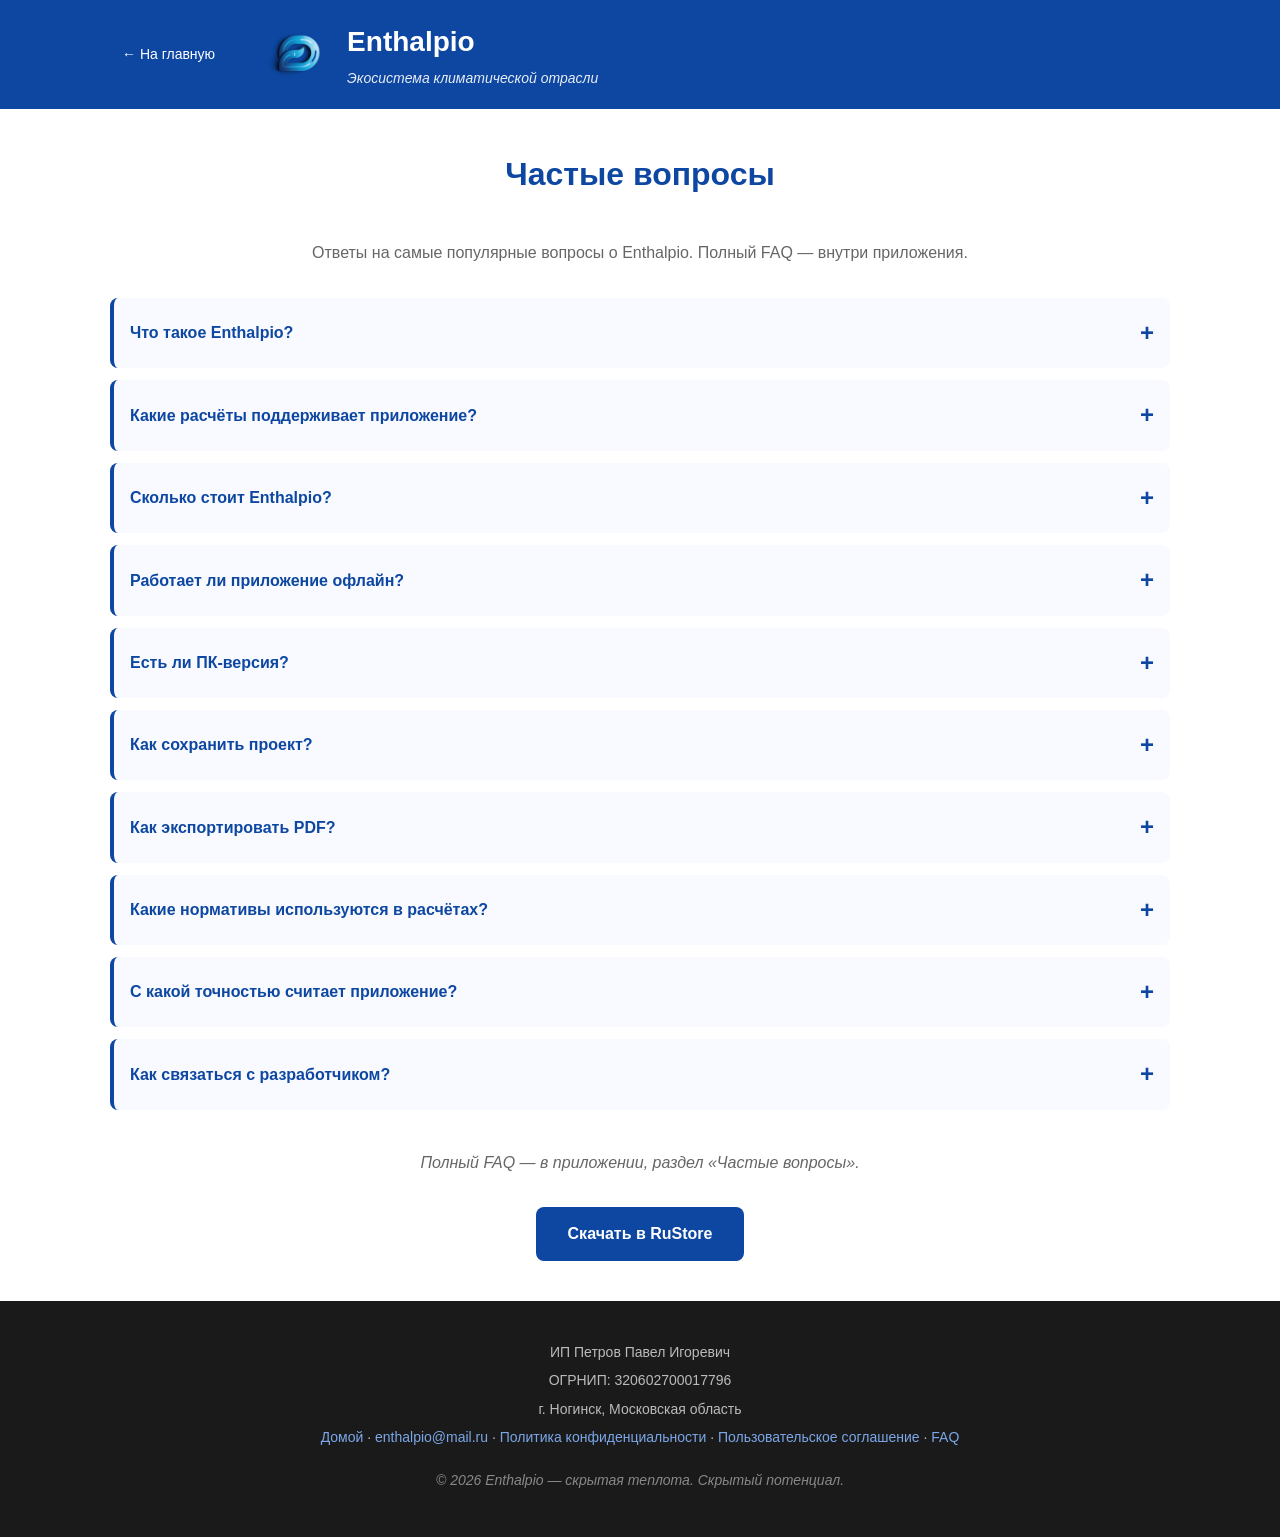
<file: faq.html>
<!DOCTYPE html>
<html lang="ru">
<head>
    <meta charset="UTF-8">
    <meta name="viewport" content="width=device-width, initial-scale=1.0">
    <title>Частые вопросы — Enthalpio</title>
    <link rel="stylesheet" href="style.css">
    <style>
        details {
            background: #f8faff;
            border-left: 4px solid #0D47A1;
            border-radius: 8px;
            margin-bottom: 12px;
            padding: 16px;
            cursor: pointer;
            transition: all 0.2s;
        }
        
        details[open] {
            background: #eef3fb;
        }
        
        details:hover {
            background: #f0f4f8;
        }
        
        summary {
            font-weight: 600;
            font-size: 16px;
            color: #0D47A1;
            list-style: none;
            display: flex;
            justify-content: space-between;
            align-items: center;
        }
        
        summary::-webkit-details-marker {
            display: none;
        }
        
        summary::after {
            content: '+';
            font-size: 24px;
            color: #0D47A1;
            transition: transform 0.2s;
        }
        
        details[open] summary::after {
            content: '−';
        }
        
        details p {
            margin-top: 12px;
            color: #555;
            line-height: 1.7;
        }
        
        details strong {
            color: #212121;
        }

        .back-home-faq {
            color: white;
            text-decoration: none;
            font-size: 14px;
            margin-right: 20px;
            font-weight: 500;
            padding: 6px 12px;
            border-radius: 6px;
            transition: background 0.2s;
            display: inline-block;
        }

        .back-home-faq:hover {
            background: rgba(255, 255, 255, 0.15);
        }
    </style>
</head>
<body>
    <header>
        <div class="container">
            <div class="header-content">
                <a href="index.html" class="back-home-faq">← На главную</a>
                <img src="logo.png" alt="Enthalpio" class="logo">
                <div>
                    <h1>Enthalpio</h1>
                    <p class="tagline">Экосистема климатической отрасли</p>
                </div>
            </div>
        </div>
    </header>

    <main>
        <section class="features" style="padding: 40px 0;">
            <div class="container">
                <h2>Частые вопросы</h2>
                <p style="text-align: center; color: #666; margin-bottom: 32px;">
                    Ответы на самые популярные вопросы о Enthalpio.
                    Полный FAQ — внутри приложения.
                </p>

                <details>
                    <summary>Что такое Enthalpio?</summary>
                    <p>
                        <strong>Enthalpio</strong> — отечественный инженерный 
                        комплекс для сквозного проектирования, расчёта и подбора 
                        оборудования климатических систем.
                    </p>
                    <p>
                        Разработан практикующими инженерами с 15-летним опытом 
                        для специалистов ОВиК, ГИП, проектировщиков и монтажников.
                    </p>
                    <p>
                        Название происходит от <strong>энтальпии</strong> — 
                        термодинамической функции, используемой в расчёте 
                        влажного воздуха.
                    </p>
                </details>

                <details>
                    <summary>Какие расчёты поддерживает приложение?</summary>
                    <p>Полный набор инженерных расчётов — <strong>7 модулей</strong>:</p>
                    <p>
                        <strong>🔹 М1–М3. Холодильное оборудование:</strong><br>
                        • Теплопритоки Q1–Q6 (трёхэтапная модель продукта)<br>
                        • Холодопроизводительность: СТ / НТ / Шоковая заморозка<br>
                        • Фреонопровод: диаметры, скорости, ΔP, маслопетли<br>
                        • КИПиА: 8 ключевых позиций (ТРВ, соленоиды, ресиверы и др.)
                    </p>
                    <p>
                        <strong>🔹 М4. Вентиляция:</strong><br>
                        • Воздухообмен по 4 критериям<br>
                        • Мощности нагрева (с рекуперацией) и охлаждения<br>
                        • Воздуховоды и подбор вентилятора<br>
                        • Кухни и рестораны (СП 60.13330.2020)<br>
                        • DX-приточка: подбор ККБ
                    </p>
                    <p>
                        <strong>🔹 М5. Кондиционирование:</strong><br>
                        • Нагрузки лето / зима<br>
                        • Подбор по BTU-индексу<br>
                        • Электрика: ток, кабель, автомат (ПУЭ)<br>
                        • Трубопроводы, дренаж
                    </p>
                    <p>
                        <strong>🔹 М6. Серверные / ЦОД:</strong><br>
                        • Теплопритоки от IT-оборудования<br>
                        • Подбор CRAC с учётом класса Tier (I–IV)<br>
                        • Коридорная схема (холодный / горячий коридор)
                    </p>
                    <p>
                        <strong>🔹 М7. Чиллеры:</strong><br>
                        • Comfort (кондиционирование) и Process (охлаждение оборудования)<br>
                        • Прецизионные пресеты T_воды (от −30 до +20 °C)<br>
                        • EER, гидравлика контура, насосы, расширительный бак
                    </p>
                </details>

                <details>
                    <summary>Сколько стоит Enthalpio?</summary>
                    <p>
                        <strong>5 дней бесплатно — все функции Premium.</strong> 
                        После окончания пробного периода:
                    </p>
                    <p>
                        <strong>БЕСПЛАТНО НАВСЕГДА:</strong><br>
                        • Все расчёты М1–М7 — полные<br>
                        • Сохранение 3 проектов<br>
                        • PDF с водяным знаком<br>
                        • Сводные результаты<br>
                        • Тёмная тема, настройки единиц<br>
                        • 100% offline
                    </p>
                    <p>
                        <strong>ПОДПИСКА «ИНЖЕНЕР»:</strong><br>
                        • 490 ₽ / месяц<br>
                        • 3 990 ₽ / год (экономия 32%)<br>
                        • Безлимит проектов<br>
                        • PDF без водяного знака<br>
                        • Excel-экспорт (v1.2)<br>
                        • Приоритетная поддержка
                    </p>
                    <p>
                        <strong>Для корпоративных клиентов и пользователей 
                        Windows-версии</strong> — оплата по безналичному расчёту 
                        (прямой счёт для юрлиц и ИП). Напишите на 
                        <strong>enthalpio@mail.ru</strong>.
                    </p>
                </details>

                <details>
                    <summary>Работает ли приложение офлайн?</summary>
                    <p>
                        <strong>Да.</strong> Все расчёты, PDF и сохранение проектов 
                        выполняются локально на устройстве пользователя. 
                        Интернет не требуется.
                    </p>
                    <p>
                        Приложение <strong>не собирает</strong> персональные данные. 
                        Всё хранится только на устройстве. Работает в защищённых 
                        контурах предприятий — без VPN, без зарубежных серверов.
                    </p>
                </details>

                <details>
                    <summary>Есть ли ПК-версия?</summary>
                    <p>
                        <strong>Да.</strong> ПК-версия для Windows 10 / 11 
                        предоставляется по индивидуальному запросу.
                    </p>
                    <p>
                        ПК-версия даёт:
                    </p>
                    <p>
                        • Sidebar слева + Master-Detail<br>
                        • Все данные на одном экране<br>
                        • Удобный ввод с клавиатуры<br>
                        • Печать PDF напрямую<br>
                        • Работу с файлами проектов
                    </p>
                    <p>
                        Для получения дистрибутива напишите на 
                        <strong>enthalpio@mail.ru</strong>. В заявке укажите: 
                        имя / компанию, регион и профиль деятельности.
                    </p>
                </details>

                <details>
                    <summary>Как сохранить проект?</summary>
                    <p>
                        На финальном шаге расчёта нажмите 
                        <strong>«Сохранить проект»</strong>. Введите название, 
                        заказчика и объект. Проект сохранится локально на 
                        устройстве.
                    </p>
                    <p>
                        Вернуться к проекту можно через раздел 
                        <strong>«Мои проекты»</strong> на главном экране.
                    </p>
                </details>

                <details>
                    <summary>Как экспортировать PDF?</summary>
                    <p>
                        На финальном шаге расчёта нажмите <strong>«PDF»</strong>. 
                        Откроется диалог с полями «Объект» и «Исполнитель».
                    </p>
                    <p>
                        PDF содержит все посчитанные разделы объекта 
                       (М1 / М2 / М3 / М4 / М5 / М6 / М7) и нормативную базу: 
                        СП 60.13330.2020, СП 131.13330.2025, СП 50.13330, 
                        СанПиН 1.2.3685-21, ПУЭ, ASTM B280, 
                        методика ВНИХИ.
                    </p>
                </details>

                <details>
                    <summary>Какие нормативы используются в расчётах?</summary>
                    <p>
                        Расчёты выполняются по актуальным нормативным документам РФ 
                        и международным стандартам:
                    </p>
                    <p>
                        • <strong>СП 60.13330.2020</strong> — отопление, вентиляция, кондиционирование<br>
                        • <strong>СП 131.13330.2025</strong> — строительная климатология<br>
                        • <strong>СП 50.13330.2023</strong> — тепловая защита зданий<br>
                        • <strong>СанПиН 1.2.3685-21</strong> — ПДК вредных веществ<br>
                        • <strong>DIN EN 16282-1</strong> — оборудование коммерческих кухонь<br>
                        • <strong>ПУЭ</strong> — электрооборудование<br>
                        • <strong>ASTM B280</strong> — медные трубы<br>
                        • <strong>Методика ВНИХИ</strong> — расчёты холодильных камер<br>
                        • <strong>ASHRAE TC 9.9</strong> — тепловые режимы ЦОД<br>
                        • <strong>Uptime Institute</strong> — классы Tier I–IV
                    </p>
                </details>

                <details>
                    <summary>С какой точностью считает приложение?</summary>
                    <p>
                        Точность расчётов — <strong>±10%</strong> относительно 
                        эталонных расчётов по СП и ВНИХИ.
                    </p>
                    <p>
                        Расчётное ядро верифицировано сверкой с эталонными 
                        методиками (ВНИХИ, СП, ASHRAE). 15+ лет опыта.
                    </p>
                    <p>
                        Финальный подбор оборудования — по каталогам 
                        производителей с учётом актуальных характеристик.
                    </p>
                </details>

                <details>
                    <summary>Как связаться с разработчиком?</summary>
                    <p>
                        По всем вопросам, предложениям и замечаниям пишите на 
                        <strong>enthalpio@mail.ru</strong>.
                    </p>
                    <p>
                        Мы открыты к сотрудничеству с производителями климатического 
                        оборудования. Если вы хотите интегрировать ваш каталог 
                        в приложение — напишите нам.
                    </p>
                    <p>
                        Ваши рекомендации по улучшению расчётного ядра могут 
                        напрямую повлиять на развитие платформы.
                    </p>
                </details>

                <p style="text-align: center; margin-top: 40px; color: #666; font-style: italic;">
                    Полный FAQ — в приложении, раздел «Частые вопросы».
                </p>

                <div class="buttons" style="justify-content: center; margin-top: 32px;">
                    <a href="https://www.rustore.ru/catalog/app/ru.enthalpio.app" 
                       class="btn btn-primary" style="background: #0D47A1; color: white;">
                        Скачать в RuStore
                    </a>
                </div>
            </div>
        </section>
    </main>

    <footer>
        <div class="container">
            <p>ИП Петров Павел Игоревич</p>
            <p>ОГРНИП: 320602700017796</p>
            <p>г. Ногинск, Московская область</p>
            <p>
                <a href="index.html">Домой</a> ·
                <a href="mailto:enthalpio@mail.ru">enthalpio@mail.ru</a> · 
                <a href="privacy.html">Политика конфиденциальности</a> · 
                <a href="oferta.html">Пользовательское соглашение</a> · 
                <a href="faq.html">FAQ</a>
            </p>
            <p class="copyright">© 2026 Enthalpio — скрытая теплота. Скрытый потенциал.</p>
        </div>
    </footer>
</body>
</html>
</file>
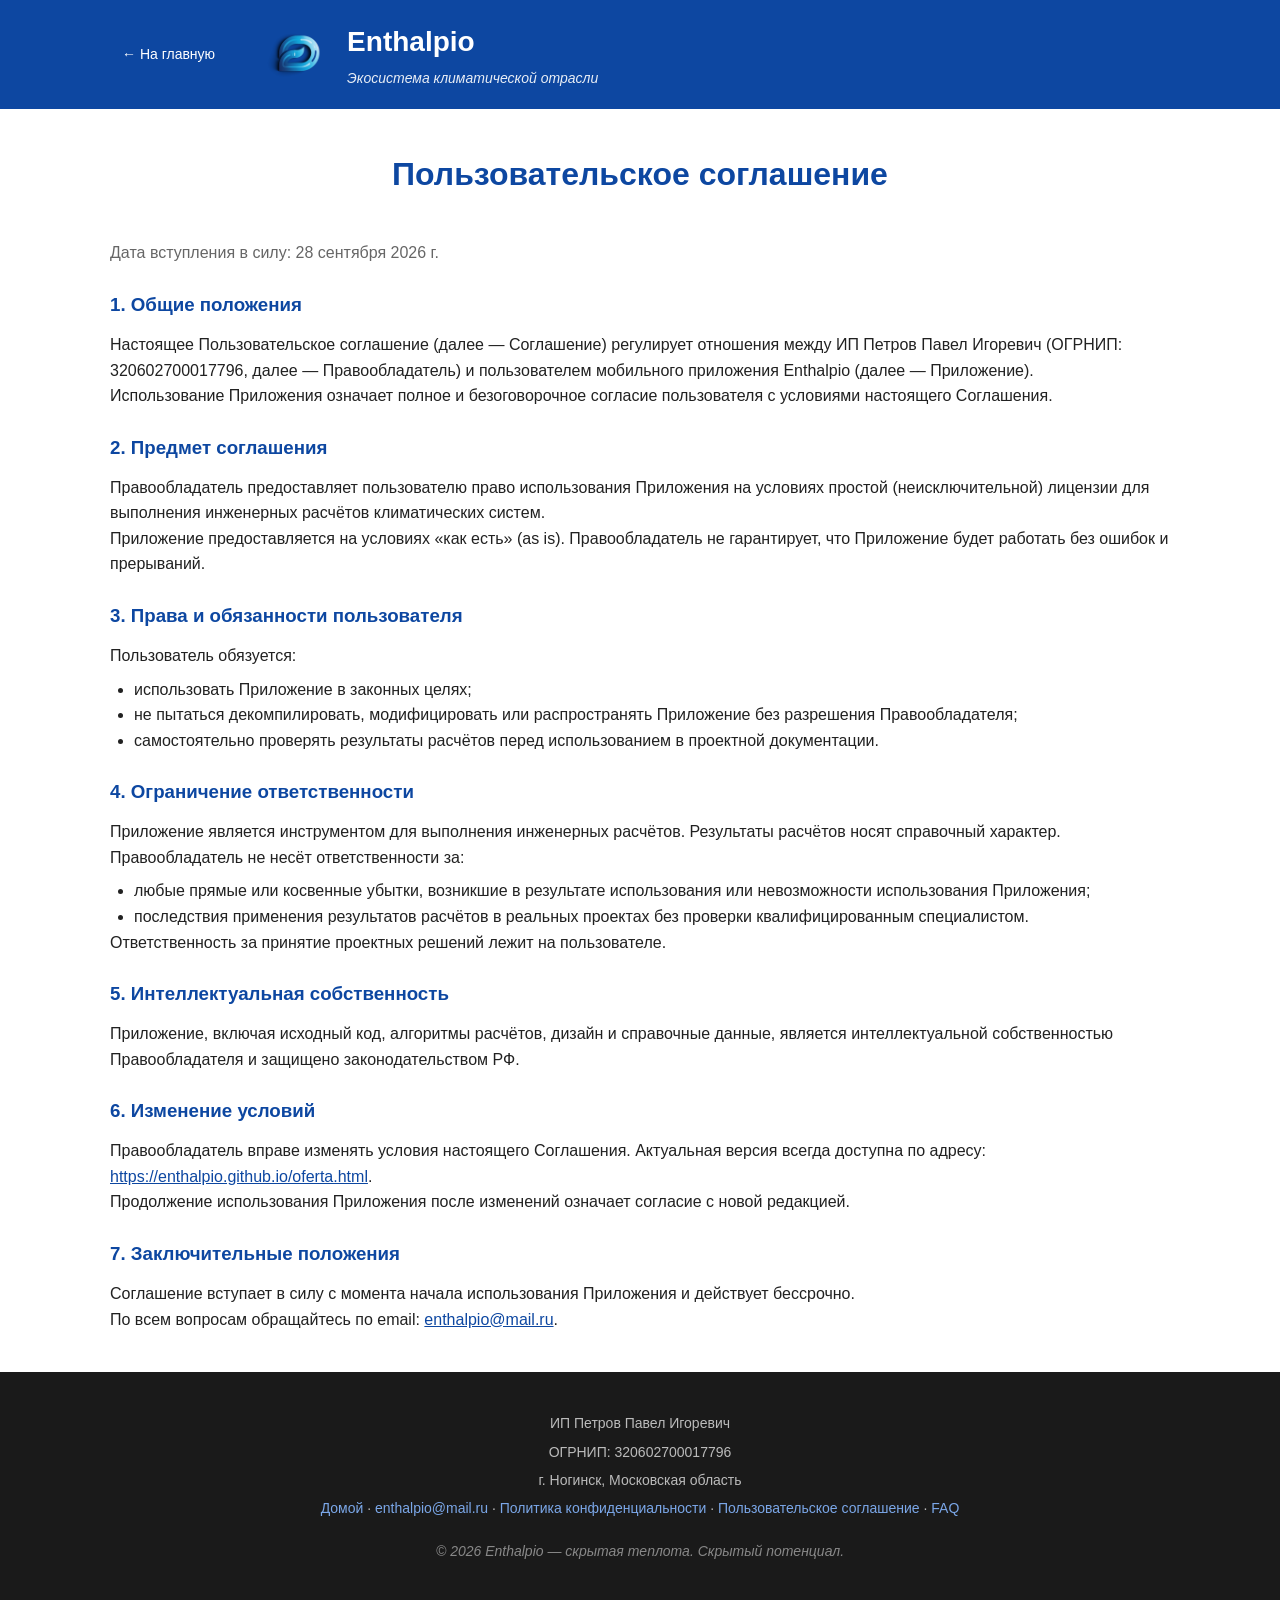
<file: oferta.html>
<!DOCTYPE html>
<html lang="ru">
<head>
    <meta charset="UTF-8">
    <meta name="viewport" content="width=device-width, initial-scale=1.0">
    <title>Пользовательское соглашение — Enthalpio</title>
    <link rel="stylesheet" href="style.css">
</head>
<body>
    <header>
        <div class="container">
                    <div class="header-content">
            <a href="index.html" class="back-home">← На главную</a>
            <img src="logo.png" alt="Enthalpio" class="logo">
                <div>
                    <h1>Enthalpio</h1>
                    <p class="tagline">Экосистема климатической отрасли</p>
                </div>
            </div>
        </div>
    </header>

    <main>
        <section class="features" style="padding: 40px 0;">
            <div class="container">
                <h2>Пользовательское соглашение</h2>
                <p style="margin-bottom: 24px; color: #666;">
                    Дата вступления в силу: 28 сентября 2026 г.
                </p>

                <h3 style="color: #0D47A1; margin-top: 24px; margin-bottom: 12px;">1. Общие положения</h3>
                <p>Настоящее Пользовательское соглашение (далее — Соглашение) регулирует отношения между ИП Петров Павел Игоревич (ОГРНИП: 320602700017796, далее — Правообладатель) и пользователем мобильного приложения Enthalpio (далее — Приложение).</p>
                <p>Использование Приложения означает полное и безоговорочное согласие пользователя с условиями настоящего Соглашения.</p>

                <h3 style="color: #0D47A1; margin-top: 24px; margin-bottom: 12px;">2. Предмет соглашения</h3>
                <p>Правообладатель предоставляет пользователю право использования Приложения на условиях простой (неисключительной) лицензии для выполнения инженерных расчётов климатических систем.</p>
                <p>Приложение предоставляется на условиях «как есть» (as is). Правообладатель не гарантирует, что Приложение будет работать без ошибок и прерываний.</p>

                <h3 style="color: #0D47A1; margin-top: 24px; margin-bottom: 12px;">3. Права и обязанности пользователя</h3>
                <p>Пользователь обязуется:</p>
                <ul style="margin-left: 24px; margin-top: 8px;">
                    <li>использовать Приложение в законных целях;</li>
                    <li>не пытаться декомпилировать, модифицировать или распространять Приложение без разрешения Правообладателя;</li>
                    <li>самостоятельно проверять результаты расчётов перед использованием в проектной документации.</li>
                </ul>

                <h3 style="color: #0D47A1; margin-top: 24px; margin-bottom: 12px;">4. Ограничение ответственности</h3>
                <p>Приложение является инструментом для выполнения инженерных расчётов. Результаты расчётов носят справочный характер.</p>
                <p>Правообладатель не несёт ответственности за:</p>
                <ul style="margin-left: 24px; margin-top: 8px;">
                    <li>любые прямые или косвенные убытки, возникшие в результате использования или невозможности использования Приложения;</li>
                    <li>последствия применения результатов расчётов в реальных проектах без проверки квалифицированным специалистом.</li>
                </ul>
                <p>Ответственность за принятие проектных решений лежит на пользователе.</p>

                <h3 style="color: #0D47A1; margin-top: 24px; margin-bottom: 12px;">5. Интеллектуальная собственность</h3>
                <p>Приложение, включая исходный код, алгоритмы расчётов, дизайн и справочные данные, является интеллектуальной собственностью Правообладателя и защищено законодательством РФ.</p>

                <h3 style="color: #0D47A1; margin-top: 24px; margin-bottom: 12px;">6. Изменение условий</h3>
                <p>Правообладатель вправе изменять условия настоящего Соглашения. Актуальная версия всегда доступна по адресу: <a href="https://enthalpio.github.io/oferta.html" style="color: #0D47A1;">https://enthalpio.github.io/oferta.html</a>.</p>
                <p>Продолжение использования Приложения после изменений означает согласие с новой редакцией.</p>

                <h3 style="color: #0D47A1; margin-top: 24px; margin-bottom: 12px;">7. Заключительные положения</h3>
                <p>Соглашение вступает в силу с момента начала использования Приложения и действует бессрочно.</p>
                <p>По всем вопросам обращайтесь по email: <a href="mailto:enthalpio@mail.ru" style="color: #0D47A1;">enthalpio@mail.ru</a>.</p>
            </div>
        </section>
    </main>

    <footer>
        <div class="container">
            <p>ИП Петров Павел Игоревич</p>
            <p>ОГРНИП: 320602700017796</p>
            <p>г. Ногинск, Московская область</p>
            <p>
                <a href="index.html">Домой</a> ·
                <a href="mailto:enthalpio@mail.ru">enthalpio@mail.ru</a> · 
                <a href="privacy.html">Политика конфиденциальности</a> · 
                <a href="oferta.html">Пользовательское соглашение</a>
                 · <a href="faq.html">FAQ</a>
            </p>
            <p class="copyright">© 2026 Enthalpio — скрытая теплота. Скрытый потенциал.</p>
        </div>
    </footer>
</body>
</html>
</file>
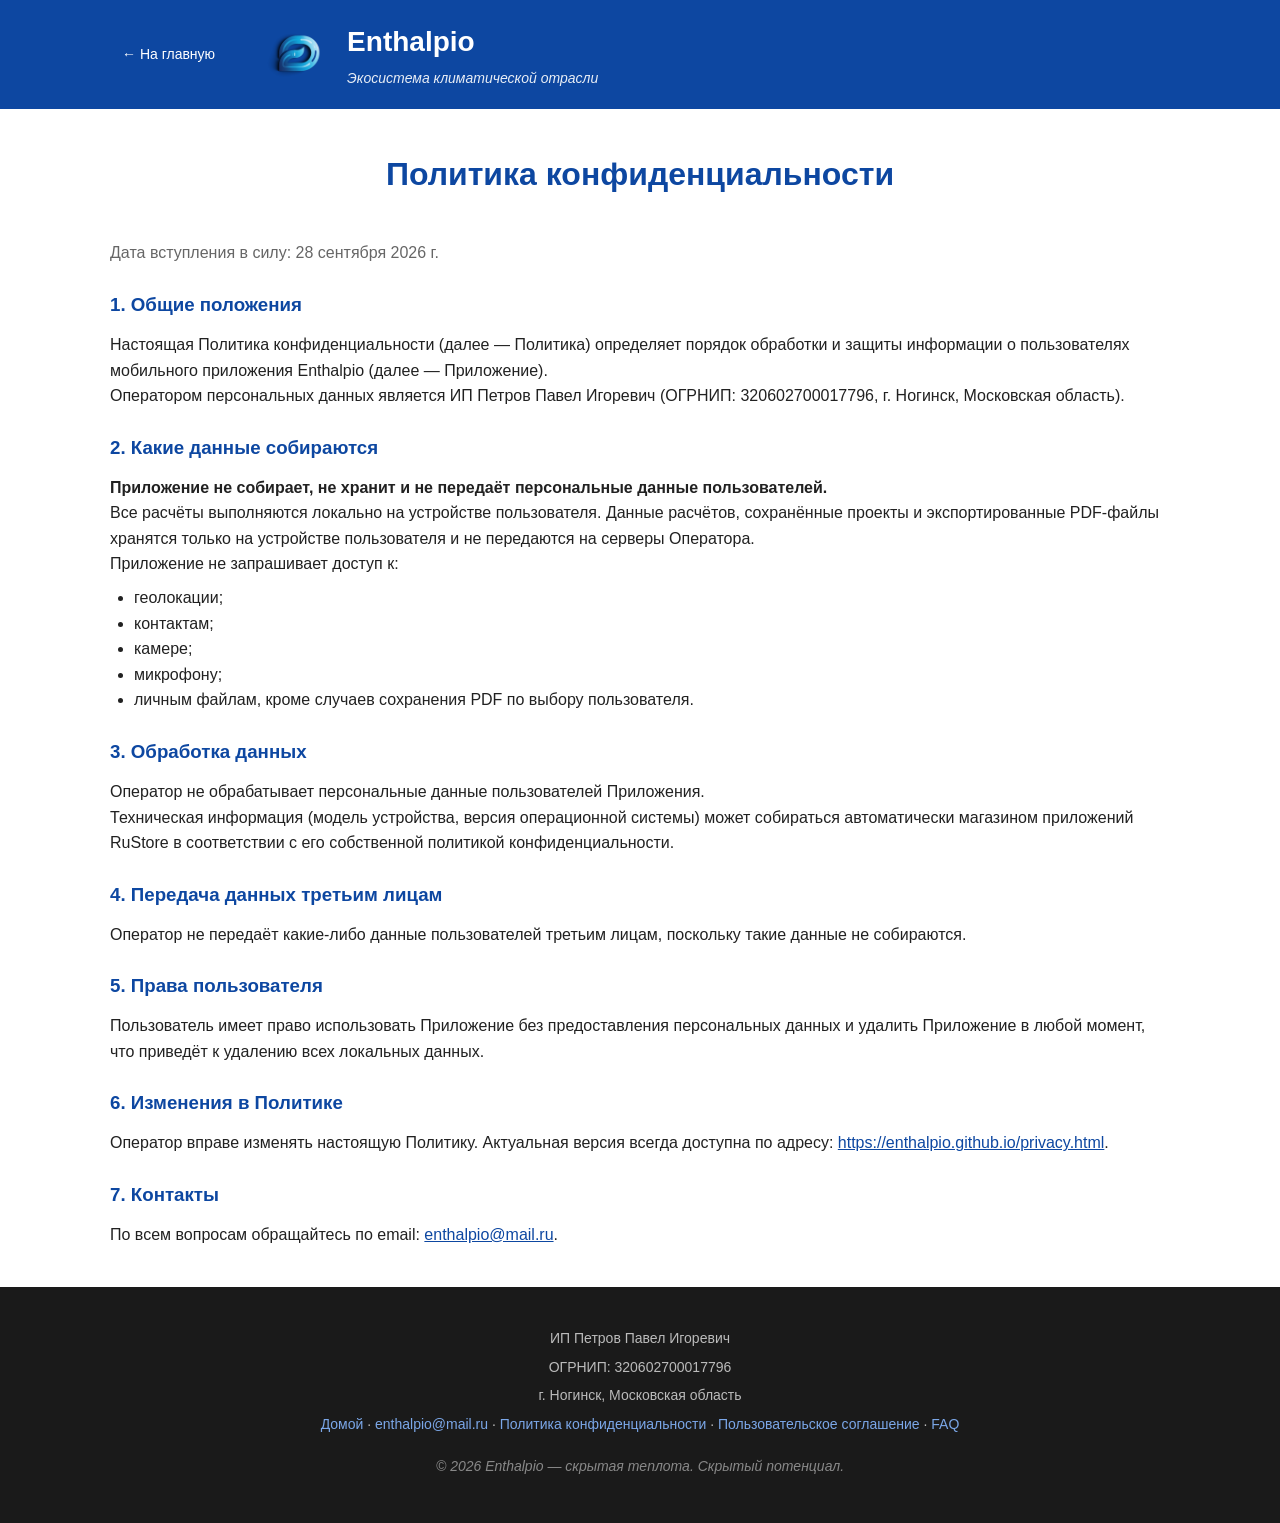
<file: privacy.html>
<!DOCTYPE html>
<html lang="ru">
<head>
    <meta charset="UTF-8">
    <meta name="viewport" content="width=device-width, initial-scale=1.0">
    <title>Политика конфиденциальности — Enthalpio</title>
    <link rel="stylesheet" href="style.css">
</head>
<body>
    <header>
        <div class="container">
                    <div class="header-content">
            <a href="index.html" class="back-home">← На главную</a>
            <img src="logo.png" alt="Enthalpio" class="logo">
                <div>
                    <h1>Enthalpio</h1>
                    <p class="tagline">Экосистема климатической отрасли</p>
                </div>
            </div>
        </div>
    </header>

    <main>
        <section class="features" style="padding: 40px 0;">
            <div class="container">
                <h2>Политика конфиденциальности</h2>
                <p style="margin-bottom: 24px; color: #666;">
                    Дата вступления в силу: 28 сентября 2026 г.
                </p>

                <h3 style="color: #0D47A1; margin-top: 24px; margin-bottom: 12px;">1. Общие положения</h3>
                <p>Настоящая Политика конфиденциальности (далее — Политика) определяет порядок обработки и защиты информации о пользователях мобильного приложения Enthalpio (далее — Приложение).</p>
                <p>Оператором персональных данных является ИП Петров Павел Игоревич (ОГРНИП: 320602700017796, г. Ногинск, Московская область).</p>

                <h3 style="color: #0D47A1; margin-top: 24px; margin-bottom: 12px;">2. Какие данные собираются</h3>
                <p><strong>Приложение не собирает, не хранит и не передаёт персональные данные пользователей.</strong></p>
                <p>Все расчёты выполняются локально на устройстве пользователя. Данные расчётов, сохранённые проекты и экспортированные PDF-файлы хранятся только на устройстве пользователя и не передаются на серверы Оператора.</p>
                <p>Приложение не запрашивает доступ к:</p>
                <ul style="margin-left: 24px; margin-top: 8px;">
                    <li>геолокации;</li>
                    <li>контактам;</li>
                    <li>камере;</li>
                    <li>микрофону;</li>
                    <li>личным файлам, кроме случаев сохранения PDF по выбору пользователя.</li>
                </ul>

                <h3 style="color: #0D47A1; margin-top: 24px; margin-bottom: 12px;">3. Обработка данных</h3>
                <p>Оператор не обрабатывает персональные данные пользователей Приложения.</p>
                <p>Техническая информация (модель устройства, версия операционной системы) может собираться автоматически магазином приложений RuStore в соответствии с его собственной политикой конфиденциальности.</p>

                <h3 style="color: #0D47A1; margin-top: 24px; margin-bottom: 12px;">4. Передача данных третьим лицам</h3>
                <p>Оператор не передаёт какие-либо данные пользователей третьим лицам, поскольку такие данные не собираются.</p>

                <h3 style="color: #0D47A1; margin-top: 24px; margin-bottom: 12px;">5. Права пользователя</h3>
                <p>Пользователь имеет право использовать Приложение без предоставления персональных данных и удалить Приложение в любой момент, что приведёт к удалению всех локальных данных.</p>

                <h3 style="color: #0D47A1; margin-top: 24px; margin-bottom: 12px;">6. Изменения в Политике</h3>
                <p>Оператор вправе изменять настоящую Политику. Актуальная версия всегда доступна по адресу: <a href="https://enthalpio.github.io/privacy.html" style="color: #0D47A1;">https://enthalpio.github.io/privacy.html</a>.</p>

                <h3 style="color: #0D47A1; margin-top: 24px; margin-bottom: 12px;">7. Контакты</h3>
                <p>По всем вопросам обращайтесь по email: <a href="mailto:enthalpio@mail.ru" style="color: #0D47A1;">enthalpio@mail.ru</a>.</p>
            </div>
        </section>
    </main>

    <footer>
        <div class="container">
            <p>ИП Петров Павел Игоревич</p>
            <p>ОГРНИП: 320602700017796</p>
            <p>г. Ногинск, Московская область</p>
            <p>
                <a href="index.html">Домой</a> ·
                <a href="mailto:enthalpio@mail.ru">enthalpio@mail.ru</a> · 
                <a href="privacy.html">Политика конфиденциальности</a> · 
                <a href="oferta.html">Пользовательское соглашение</a>
                 · <a href="faq.html">FAQ</a>
            </p>
            <p class="copyright">© 2026 Enthalpio — скрытая теплота. Скрытый потенциал.</p>
        </div>
    </footer>
</body>
</html>
</file>
<file: style.css>
/* Enthalpio — стили сайта */

* {
    margin: 0;
    padding: 0;
    box-sizing: border-box;
}

body {
    font-family: -apple-system, BlinkMacSystemFont, 'Segoe UI', 
                 Roboto, Oxygen, Ubuntu, sans-serif;
    line-height: 1.6;
    color: #212121;
    background: #f5f5f5;
}

.container {
    max-width: 1100px;
    margin: 0 auto;
    padding: 0 20px;
}

/* ============================================================
   ШАПКА
   ============================================================ */

header {
    background: #0D47A1;
    color: white;
    padding: 20px 0;
    box-shadow: 0 2px 8px rgba(0,0,0,0.1);
}

.header-content {
    display: flex;
    align-items: center;
    gap: 20px;
}

.logo {
    height: 60px;
    width: auto;
}

header h1 {
    font-size: 28px;
    font-weight: 700;
    margin-bottom: 2px;
}

.tagline {
    font-size: 14px;
    font-style: italic;
    opacity: 0.9;
}

.back-home {
    color: white;
    text-decoration: none;
    font-size: 14px;
    margin-right: 20px;
    font-weight: 500;
    padding: 6px 12px;
    border-radius: 6px;
    transition: background 0.2s;
    display: inline-block;
}

.back-home:hover {
    background: rgba(255, 255, 255, 0.15);
}

/* ============================================================
   HERO
   ============================================================ */

.hero {
    background: linear-gradient(135deg, #0D47A1, #1976D2);
    color: white;
    padding: 80px 0;
    text-align: center;
}

.hero h2 {
    font-size: 42px;
    font-weight: 700;
    margin-bottom: 16px;
}

.hero-text {
    font-size: 18px;
    opacity: 0.95;
    max-width: 700px;
    margin: 0 auto 32px;
}

/* ============================================================
   КНОПКИ
   ============================================================ */

.buttons {
    display: flex;
    gap: 16px;
    justify-content: center;
    flex-wrap: wrap;
}

.btn {
    display: inline-block;
    padding: 14px 32px;
    font-size: 16px;
    font-weight: 600;
    text-decoration: none;
    border-radius: 8px;
    transition: all 0.2s;
}

.btn-primary {
    background: white;
    color: #0D47A1;
}

.btn-primary:hover {
    background: #f0f4f8;
    transform: translateY(-2px);
}

.btn-secondary {
    background: transparent;
    color: white;
    border: 2px solid white;
}

.btn-secondary:hover {
    background: white;
    color: #0D47A1;
}

/* ============================================================
   ВОЗМОЖНОСТИ
   ============================================================ */

.features {
    padding: 60px 0;
    background: white;
}

.features h2 {
    font-size: 32px;
    text-align: center;
    margin-bottom: 40px;
    color: #0D47A1;
}

.features-grid {
    display: grid;
    grid-template-columns: repeat(auto-fit, minmax(300px, 1fr));
    gap: 24px;
}

.feature {
    padding: 24px;
    background: #f8faff;
    border-radius: 12px;
    border-left: 4px solid #0D47A1;
}

.feature h3 {
    font-size: 18px;
    margin-bottom: 8px;
    color: #0D47A1;
}

.feature p {
    font-size: 15px;
    color: #555;
}

/* ============================================================
   CTA — БЛОК
   ============================================================ */

.cta {
    padding: 60px 0;
    background: #0D47A1;
    color: white;
    text-align: center;
}

.cta h2 {
    font-size: 32px;
    margin-bottom: 12px;
}

.cta p {
    font-size: 18px;
    margin-bottom: 32px;
    opacity: 0.9;
}

.cta .btn-primary {
    background: white;
    color: #0D47A1;
}

/* ============================================================
   ПОДВАЛ
   ============================================================ */

footer {
    background: #1A1A1A;
    color: #BBB;
    padding: 40px 0;
    text-align: center;
    font-size: 14px;
}

footer p {
    margin-bottom: 6px;
}

footer a {
    color: #7BA7E8;
    text-decoration: none;
}

footer a:hover {
    text-decoration: underline;
}

footer .copyright {
    margin-top: 20px;
    font-style: italic;
    color: #888;
}

/* ============================================================
   БЛОК «ПОЧЕМУ ENTHALPIO»
   ============================================================ */

.advantages {
    padding: 60px 0;
    background: #f8f9fa;
}

.advantages h2 {
    font-size: 32px;
    text-align: center;
    margin-bottom: 40px;
    color: #0D47A1;
}

.advantages-list {
    list-style: none;
    padding: 0;
    margin: 0 auto;
    max-width: 900px;
}

.advantages-list li {
    padding: 16px 0;
    border-bottom: 1px solid #e0e0e0;
    font-size: 15px;
    line-height: 1.6;
    color: #555;
}

.advantages-list li:last-child {
    border-bottom: none;
}

.advantages-list strong {
    color: #0D47A1;
    display: block;
    margin-bottom: 4px;
    font-size: 16px;
}

/* ============================================================
   БЛОК «ТАРИФЫ»
   ============================================================ */

.pricing {
    padding: 60px 0;
    background: white;
}

.pricing h2 {
    font-size: 32px;
    text-align: center;
    margin-bottom: 16px;
    color: #0D47A1;
}

.pricing-intro {
    text-align: center;
    color: #757575;
    margin-bottom: 40px;
    font-size: 15px;
    max-width: 700px;
    margin-left: auto;
    margin-right: auto;
}

.pricing-grid {
    display: grid;
    grid-template-columns: repeat(auto-fit, minmax(260px, 1fr));
    gap: 24px;
    margin-bottom: 30px;
}

.pricing-card {
    background: white;
    border: 2px solid #e0e0e0;
    border-radius: 12px;
    padding: 28px 24px;
    position: relative;
    transition: all 0.2s;
}

.pricing-card:hover {
    border-color: #1976D2;
    box-shadow: 0 4px 12px rgba(25, 118, 210, 0.1);
}

.pricing-card-featured {
    border-color: #0D47A1;
    box-shadow: 0 4px 16px rgba(13, 71, 161, 0.15);
}

.pricing-card h3 {
    color: #0D47A1;
    font-size: 18px;
    margin-bottom: 12px;
}

.pricing-card .price {
    font-size: 32px;
    font-weight: bold;
    color: #0D47A1;
    margin-bottom: 4px;
}

.pricing-card .price-period {
    font-size: 13px;
    color: #757575;
    margin-bottom: 16px;
}

.pricing-card ul {
    list-style: none;
    padding: 0;
    margin: 0;
}

.pricing-card li {
    padding: 6px 0 6px 22px;
    position: relative;
    font-size: 14px;
    color: #424242;
}

.pricing-card li::before {
    content: '✓';
    position: absolute;
    left: 0;
    color: #2E7D32;
    font-weight: bold;
}

.pricing-card .badge {
    position: absolute;
    top: -10px;
    right: 16px;
    background: #0D47A1;
    color: white;
    padding: 4px 12px;
    border-radius: 12px;
    font-size: 11px;
    font-weight: bold;
    letter-spacing: 0.5px;
}

.pricing-card .badge-save {
    background: #2E7D32;
}

.pricing-note {
    text-align: center;
    font-size: 13px;
    color: #757575;
    font-style: italic;
    max-width: 700px;
    margin: 0 auto;
}

/* ============================================================
   СЕКЦИЯ «СКРИНШОТЫ ПК-ВЕРСИИ»
   ============================================================ */

.screenshots-section {
    padding: 60px 0;
    background: #f8f9fa;
}

.screenshots-section h2 {
    text-align: center;
    font-size: 32px;
    color: #0D47A1;
    margin-bottom: 12px;
}

.screenshots-intro {
    text-align: center;
    color: #757575;
    margin-bottom: 40px;
    font-size: 15px;
}

.screenshots-grid {
    display: grid;
    grid-template-columns: repeat(auto-fit, minmax(400px, 1fr));
    gap: 24px;
}

.screenshot {
    display: block;
    background: white;
    border-radius: 12px;
    padding: 12px;
    box-shadow: 0 4px 12px rgba(0, 0, 0, 0.08);
    transition: transform 0.2s, box-shadow 0.2s;
    text-decoration: none;
    color: inherit;
    cursor: zoom-in;
}

.screenshot:hover {
    transform: translateY(-4px);
    box-shadow: 0 8px 20px rgba(0, 0, 0, 0.12);
}

.screenshot img {
    width: 100%;
    height: auto;
    border-radius: 8px;
    display: block;
}

.screenshot-caption {
    margin-top: 12px;
    font-size: 13px;
    color: #555;
    text-align: center;
    font-weight: 500;
}

/* ============================================================
   ЛАЙТБОКС — модальное окно для скриншотов
   ============================================================ */

.lightbox {
    display: none;
    position: fixed;
    z-index: 9999;
    top: 0;
    left: 0;
    width: 100%;
    height: 100%;
    background: rgba(0, 0, 0, 0.92);
    justify-content: center;
    align-items: center;
    cursor: zoom-out;
}

.lightbox.active {
    display: flex;
}

.lightbox-img {
    max-width: 95%;
    max-height: 95%;
    object-fit: contain;
    border-radius: 8px;
    box-shadow: 0 0 60px rgba(0, 0, 0, 0.6);
}

.lightbox-close {
    position: absolute;
    top: 20px;
    right: 40px;
    color: white;
    font-size: 44px;
    font-weight: bold;
    cursor: pointer;
    line-height: 1;
    z-index: 10000;
    user-select: none;
    transition: color 0.2s;
}

.lightbox-close:hover {
    color: #ccc;
}

/* ============================================================
   СЕКЦИЯ «ПРИМЕР PDF-ОТЧЁТА»
   ============================================================ */

.pdf-section {
    padding: 60px 0;
    background: white;
}

.pdf-section h2 {
    text-align: center;
    font-size: 32px;
    color: #0D47A1;
    margin-bottom: 12px;
}

.pdf-intro {
    text-align: center;
    color: #757575;
    margin-bottom: 40px;
    font-size: 15px;
    max-width: 700px;
    margin-left: auto;
    margin-right: auto;
}

.pdf-preview {
    display: flex;
    align-items: center;
    gap: 24px;
    background: #f8f9fa;
    padding: 32px;
    border-radius: 12px;
    max-width: 700px;
    margin: 0 auto;
    border-left: 4px solid #0D47A1;
}

.pdf-icon {
    font-size: 64px;
    flex-shrink: 0;
}

.pdf-info h3 {
    color: #0D47A1;
    font-size: 18px;
    margin-bottom: 8px;
}

.pdf-info p {
    color: #757575;
    font-size: 14px;
    margin-bottom: 16px;
}

.pdf-info .btn {
    display: inline-block;
    padding: 10px 20px;
    background: #0D47A1;
    color: white;
    text-decoration: none;
    border-radius: 8px;
    font-weight: 600;
    font-size: 14px;
    transition: background 0.2s;
}

.pdf-info .btn:hover {
    background: #1976D2;
}

/* ============================================================
   АДАПТИВ — планшет (900px)
   ============================================================ */

@media (max-width: 900px) {
    .hero h2 {
        font-size: 32px;
    }

    .features h2,
    .advantages h2,
    .pricing h2,
    .screenshots-section h2,
    .pdf-section h2,
    .cta h2 {
        font-size: 26px;
    }

    .pricing-grid,
    .screenshots-grid {
        grid-template-columns: 1fr;
    }
}

/* ============================================================
   АДАПТИВ — телефон (600px)
   ============================================================ */

@media (max-width: 600px) {
    .hero {
        padding: 50px 0;
    }

    .hero h2 {
        font-size: 24px;
    }

    .hero-text {
        font-size: 15px;
    }

    .features,
    .advantages,
    .pricing,
    .screenshots-section,
    .pdf-section,
    .cta {
        padding: 40px 0;
    }

    .features h2,
    .advantages h2,
    .pricing h2,
    .screenshots-section h2,
    .pdf-section h2,
    .cta h2 {
        font-size: 24px;
    }

    .features-grid {
        grid-template-columns: 1fr;
    }

    .pricing-card .price {
        font-size: 26px;
    }

    .btn {
        width: 100%;
        text-align: center;
    }

    .header-content {
        flex-direction: column;
        text-align: center;
    }

    .pdf-preview {
        flex-direction: column;
        text-align: center;
        padding: 24px;
    }

    .pdf-icon {
        font-size: 48px;
    }

    .lightbox-close {
        top: 10px;
        right: 20px;
        font-size: 36px;
    }
}
</file>
